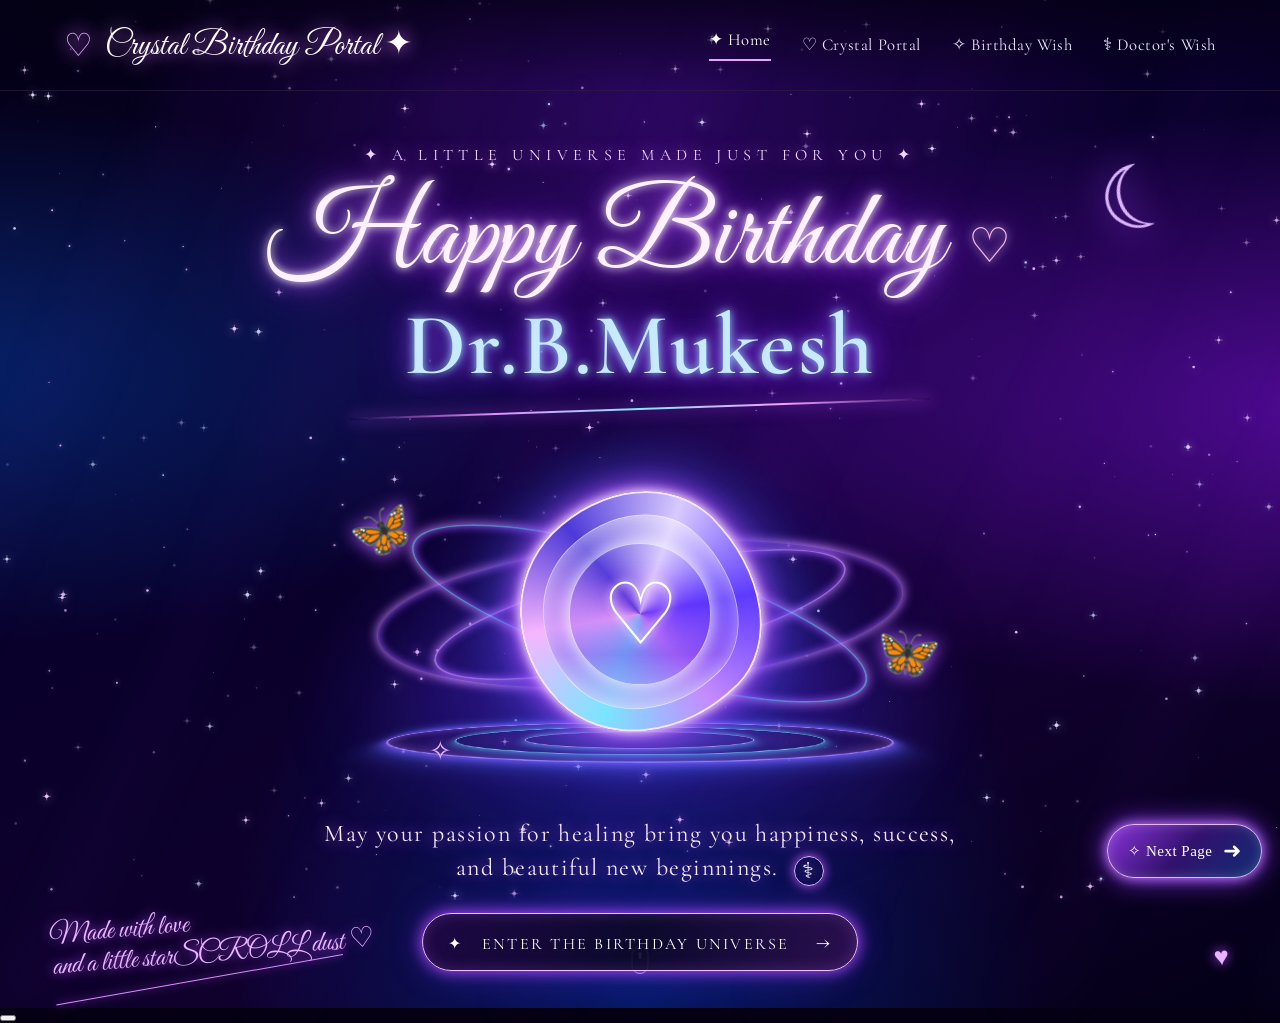
<file: homepage.html>
<!DOCTYPE html>
<html lang="en">
<head>
<meta charset="UTF-8">
<meta name="viewport" content="width=device-width, initial-scale=1.0">
<meta name="theme-color" content="#050016">
<title>Happy Birthday Dr.B.Mukesh | Crystal Portal</title>
<style>
@import url('https://fonts.googleapis.com/css2?family=Cormorant+Garamond:wght@400;500;600;700&family=Great+Vibes&display=swap');
:root{--violet:#c77dff;--pink:#ff9df4;--ice:#a9eaff;--white:#fff7ff;--night:#050014}
*{box-sizing:border-box}
html{scroll-behavior:smooth}
body{margin:0;background:var(--night);color:var(--white);font-family:'Cormorant Garamond',Georgia,serif;min-height:100vh;overflow-x:hidden}
button{font:inherit}
#stars{position:fixed;inset:0;width:100%;height:100%;z-index:-3}
.space{position:fixed;inset:-12%;z-index:-4;pointer-events:none;background:
 radial-gradient(ellipse at 4% 43%,#063a9d99 0,transparent 31%),
 radial-gradient(ellipse at 94% 46%,#7b10d999 0,transparent 35%),
 radial-gradient(ellipse at 50% 100%,#042b9b99 0,transparent 37%),
 radial-gradient(ellipse at 50% 20%,#2a075e 0,transparent 45%),
 linear-gradient(155deg,#030012,#09002b 45%,#10002d 72%,#020014);
 animation:spaceShift 18s ease-in-out infinite alternate}
.space:after{content:"";position:absolute;inset:0;background:repeating-linear-gradient(115deg,transparent 0 7%,#a83fff08 8%,transparent 12%);filter:blur(20px)}
@keyframes spaceShift{to{transform:translate(1.5%,-1%) scale(1.07);filter:hue-rotate(12deg)}}
header{position:relative;z-index:3;display:flex;align-items:center;justify-content:space-between;gap:24px;padding:23px clamp(20px,5vw,76px);border-bottom:1px solid #dbaaff20;background:linear-gradient(180deg,#050014b8,transparent)}
.brand{display:flex;align-items:center;gap:12px;white-space:nowrap;color:#fff;font-family:'Great Vibes',cursive;font-size:clamp(1.5rem,2.6vw,2.3rem);text-shadow:0 0 18px #d879ff}
.brand-heart{font-family:Arial,sans-serif;font-size:2rem;color:#e4a6ff;filter:drop-shadow(0 0 9px #c65cff)}
nav{display:flex;gap:clamp(12px,2.4vw,35px);align-items:center;justify-content:flex-end;flex-wrap:wrap}
nav a{color:#f4e6ff;text-decoration:none;font-size:clamp(.82rem,1.3vw,1.06rem);letter-spacing:.035em;white-space:nowrap;transition:color .25s,text-shadow .25s}
nav a:hover{color:#fff;text-shadow:0 0 12px #e18aff}
nav a:first-child{color:#fff;border-bottom:2px solid #e6a4ff;padding-bottom:9px}
.hero{position:relative;min-height:calc(100svh - 84px);padding:45px 20px 32px;display:flex;flex-direction:column;align-items:center;text-align:center;isolation:isolate}
.kicker{font-size:clamp(.72rem,1.4vw,1rem);letter-spacing:.34em;text-transform:uppercase;color:#f2d9ff;text-shadow:0 0 15px #c765ff;margin:9px 0 18px}
.hero-title{position:relative;z-index:2;margin:0;font-family:'Great Vibes',cursive;font-size:clamp(3.2rem,8.4vw,7.7rem);line-height:1.05;font-weight:400;letter-spacing:.01em;color:#fff1ff;text-shadow:0 0 8px #fff,0 0 22px #c865ff,0 0 48px #8d32ff;animation:titleGlow 4s ease-in-out infinite alternate}
.hero-title .heart{display:inline-block;font-family:Arial,sans-serif;font-size:.45em;color:#ffb8f6;vertical-align:middle;animation:heartBeat 1.7s ease-in-out infinite}
.name{margin:2px 0 0;font-size:clamp(2.5rem,6.8vw,6.1rem);line-height:1.1;font-weight:600;letter-spacing:.025em;color:#c8eaff;text-shadow:0 0 8px #91dfff,0 0 24px #a64aff,0 0 50px #632aff}
.title-line{width:min(68vw,580px);height:2px;margin:14px auto 0;background:linear-gradient(90deg,transparent,#e78dff,#8fe5ff,#f5a0ff,transparent);box-shadow:0 0 15px #c95dff;transform:rotate(-2deg)}
.stage{position:relative;width:min(84vw,660px);height:clamp(270px,39vw,405px);margin:2px auto 0;display:grid;place-items:center}
.stage-glow{position:absolute;width:75%;height:50%;bottom:5%;border-radius:50%;background:#7127ff55;filter:blur(55px);animation:glowPulse 3s ease-in-out infinite}
.orbit{position:absolute;width:64%;height:23%;border:2px solid #d69affb0;border-radius:50%;transform:rotate(-13deg);box-shadow:0 0 12px #c77dff, inset 0 0 10px #9b55ff;animation:orbitSpin 14s linear infinite}
.orbit.two{width:72%;height:29%;border-color:#7bdcff9c;transform:rotate(17deg);animation-duration:19s;animation-direction:reverse}
.orbit.three{width:80%;height:35%;border:1px solid #f3b5ff65;transform:rotate(-5deg);animation-duration:25s}
.platform{position:absolute;bottom:10%;width:76%;height:18%;border-radius:50%;border:2px solid #9d81ff;box-shadow:0 0 12px #885bff,0 0 28px #526aff,inset 0 0 16px #d18aff77;transform:perspective(200px) rotateX(57deg);background:radial-gradient(ellipse,#e1aaff25,transparent 70%)}
.platform:before,.platform:after{content:"";position:absolute;inset:13%;border:1px solid #85dfff;border-radius:50%;box-shadow:0 0 12px #60caff}
.platform:after{inset:27%;border-color:#f4a6ff}
.gem{position:relative;z-index:1;width:clamp(140px,23vw,240px);aspect-ratio:1;display:grid;place-items:center;border-radius:43% 57% 48% 52% / 52% 42% 58% 48%;transform:rotate(45deg);background:conic-gradient(from 35deg,#5d3aff,#c58aff,#7ae5ff,#f6b5ff,#4d38d8,#d8caff,#5d3aff);border:2px solid #f8e3ff;box-shadow:0 0 12px #fff,0 0 28px #d15bff,0 0 62px #873cff,0 0 100px #1b78ff88;animation:gemFloat 4s ease-in-out infinite}
.gem:before{content:"";position:absolute;inset:9%;border-radius:inherit;border:1px solid #fff9;background:linear-gradient(135deg,#ffffff60,transparent 37%,#5c19e466 65%,#e9faff99);box-shadow:inset 0 0 26px #fff8}
.gem:after{content:"";position:absolute;inset:20%;border-radius:50%;border:1px solid #fff9;box-shadow:0 0 20px #fff}
.gem-heart{position:relative;z-index:2;transform:rotate(-45deg);font-family:Arial,sans-serif;font-size:clamp(3.4rem,8vw,5.4rem);color:#fff;text-shadow:0 0 9px #fff,0 0 22px #ff8cff,0 0 45px #ff58e5;animation:heartBeat 1.5s ease-in-out infinite}
.butterfly{position:absolute;z-index:2;font-size:clamp(1.7rem,4vw,3.3rem);color:#e8baff;filter:drop-shadow(0 0 9px #b65cff);animation:butterflyDrift 5s ease-in-out infinite}
.b1{left:6%;top:22%;transform:rotate(-18deg)}.b2{right:5%;top:52%;animation-delay:-2s;transform:rotate(20deg)}.b3{left:18%;bottom:12%;font-size:1.7rem;animation-delay:-1s}
.moon{position:absolute;right:clamp(18px,8vw,110px);top:55px;font-size:clamp(3.3rem,7vw,5.5rem);color:#dcb4ff;filter:drop-shadow(0 0 18px #a64bff);transform:rotate(-18deg);animation:moonGlow 4s ease-in-out infinite}
.quote{position:relative;z-index:2;max-width:650px;margin:0 auto;color:#f7eaff;font-size:clamp(1.1rem,2.1vw,1.5rem);line-height:1.45;letter-spacing:.06em;text-shadow:0 0 15px #9f55df}
.quote .mini-doctor{display:inline-grid;place-items:center;margin-left:8px;width:30px;height:30px;border:1px solid #e5b5ff;border-radius:50%;font:22px Arial,sans-serif;color:#fff;vertical-align:middle;box-shadow:0 0 12px #c45cff}
.enter{position:relative;z-index:4;margin:27px 0 0;min-width:min(82vw,410px);padding:15px 25px;border:1px solid #f0c0ff;border-radius:999px;background:linear-gradient(110deg,#210744dd,#0c0928ed,#311052dd);color:#fff;font-size:1rem;letter-spacing:.14em;box-shadow:0 0 15px #b64cff,0 0 34px #713bff66,inset 0 0 15px #d985ff33;cursor:pointer;transition:transform .25s,box-shadow .25s}
.enter:hover{transform:translateY(-3px) scale(1.025);box-shadow:0 0 25px #e59aff,0 0 60px #713bff99}
.enter .arrow{margin-left:20px;font-size:1.35rem}
.signature{position:absolute;bottom:24px;left:clamp(20px,4vw,60px);font-family:'Great Vibes',cursive;font-size:clamp(1.25rem,2.2vw,1.8rem);line-height:1.1;color:#e9b5ff;text-align:left;text-shadow:0 0 12px #b94fff;transform:rotate(-5deg)}
.signature:after{content:"";display:block;width:90%;height:1px;background:#dc8cff;box-shadow:0 0 8px #c75aff;transform:rotate(-5deg);margin-top:8px}
.scroll-hint{position:absolute;bottom:22px;left:50%;transform:translateX(-50%);font-size:.78rem;letter-spacing:.22em;color:#d9c4ff;white-space:nowrap}
.scroll-hint .stem{display:block;margin:0 auto 7px;width:17px;height:28px;border:1px solid #e3caff;border-radius:12px;position:relative}
.scroll-hint .stem:after{content:"";position:absolute;left:6px;top:5px;width:3px;height:7px;border-radius:4px;background:#fff;animation:scrollDot 1.4s infinite}
.byline{position:absolute;right:clamp(20px,4vw,60px);bottom:28px;font-family:'Great Vibes',cursive;font-size:1.6rem;color:#e8b2ff;text-shadow:0 0 12px #b44cff;transform:rotate(-5deg)}
/* Wish reveal overlay */
.reveal{position:fixed;inset:0;z-index:20;display:grid;place-items:center;padding:22px;background:#03000df2;backdrop-filter:blur(14px);opacity:0;visibility:hidden;transition:opacity .8s,visibility .8s}
.reveal.active{opacity:1;visibility:visible}
.reveal-card{position:relative;overflow:hidden;width:min(100%,760px);padding:clamp(28px,6vw,60px) clamp(20px,5vw,55px);text-align:center;border:1px solid #d9a5ff;border-radius:28px;background:linear-gradient(145deg,#170633ed,#090520f5 55%,#1d0738ed);box-shadow:0 0 35px #b34cff55,inset 0 0 45px #783bff1c;transform:scale(.82) translateY(20px);transition:transform .8s cubic-bezier(.2,.8,.2,1)}
.reveal.active .reveal-card{transform:scale(1)
    translateY(0)}
.reveal-card:before{content:"";position:absolute;inset:8px;border:1px solid #dcb5ff40;border-radius:21px;pointer-events:none}
.close{position:absolute;top:17px;right:20px;width:36px;height:36px;border:1px solid #cfa5ff88;border-radius:50%;background:#2a104c;color:#fff;font-size:1.25rem;cursor:pointer}
.reveal-kicker{letter-spacing:.3em;color:#e5c5ff;font-size:.8rem;text-transform:uppercase}
.reveal h2{font-family:'Great Vibes',cursive;font-size:clamp(3rem,8vw,5.7rem);font-weight:400;line-height:1;margin:22px 0 4px;color:#fff;text-shadow:0 0 18px #c66bff}
.reveal h3{font-size:clamp(2rem,6vw,4rem);margin:0;color:#c4eaff;text-shadow:0 0 18px #766cff,0 0 32px #9b45ff}
.reveal .symbol{display:inline-grid;place-items:center;width:42px;height:42px;border:1px solid #e5b5ff;border-radius:50%;font:27px Arial,sans-serif;margin:18px 0;color:#fff;box-shadow:0 0 17px #c45cff}
.reveal p{max-width:560px;margin:0 auto;color:#f5eaff;font-size:clamp(1.15rem,2.6vw,1.55rem);line-height:1.55}
.reveal .sign{margin-top:25px;font-family:'Great Vibes',cursive;font-size:1.8rem;color:#e8b2ff}
.reveal .again{margin-top:24px;padding:11px 22px;border-radius:999px;border:1px solid #d9a8ff;background:#16052d;color:#fff;cursor:pointer;box-shadow:0 0 16px #b34cff66}
.spark{position:fixed;z-index:30;pointer-events:none;color:#fff;filter:drop-shadow(0 0 8px #d66cff);animation:sparkFly var(--time,1.8s) ease-out forwards}
.particle{position:fixed;z-index:30;width:4px;height:4px;border-radius:50%;pointer-events:none;background:#fff;box-shadow:0 0 8px 3px #dca1ff,0 0 18px 5px #8c65ff;animation:particleFly var(--time,1.7s) ease-out forwards}
@keyframes titleGlow{to{filter:hue-rotate(12deg);text-shadow:0 0 12px #fff,0 0 30px #d66bff,0 0 65px #8d32ff}}
@keyframes heartBeat{0%,100%{transform:scale(1)}50%{transform:scale(1.12)}}
@keyframes gemFloat{0%,100%{translate:0 0;rotate:0deg}50%{translate:0 -10px;rotate:4deg}}
@keyframes orbitSpin{to{rotate:360deg}}
@keyframes glowPulse{0%,100%{opacity:.5;scale:.9}50%{opacity:1;scale:1.1}}
@keyframes butterflyDrift{0%,100%{translate:0 0;rotate:-8deg}50%{translate:10px -18px;rotate:9deg}}
@keyframes moonGlow{0%,100%{filter:drop-shadow(0 0 12px #a64bff)}50%{filter:drop-shadow(0 0 28px #df94ff)}}
@keyframes scrollDot{0%{transform:translateY(0);opacity:1}100%{transform:translateY(10px);opacity:0}}
@keyframes sparkFly{0%{opacity:0;transform:translate(0,0) scale(.3) rotate(0)}15%{opacity:1}100%{opacity:0;transform:translate(var(--dx),var(--dy)) scale(1.25) rotate(240deg)}}
@keyframes particleFly{0%{opacity:0;transform:translate(0,0) scale(.2)}15%{opacity:1}100%{opacity:0;transform:translate(var(--dx),var(--dy)) scale(0)}}
@media(max-width:780px){
 header{align-items:flex-start;flex-direction:column;gap:14px;padding:18px 20px}
 nav{justify-content:flex-start;gap:10px 18px}
 nav a{font-size:.88rem}
 .hero{min-height:calc(100svh - 130px);padding-top:35px;padding-bottom:90px}
 .moon{top:35px;right:16px;opacity:.75}
 .stage{width:100%;height:clamp(250px,75vw,360px)}
 .signature{bottom:15px;left:18px}.byline{bottom:18px;right:18px}.scroll-hint{bottom:15px}
}
@media(max-width:430px){
 .brand{font-size:1.7rem}
 nav{gap:10px 13px}
 nav a{font-size:.78rem}
 .kicker{letter-spacing:.22em}
 .hero-title{font-size:clamp(3rem,14vw,4.4rem)}
 .name{font-size:clamp(2.4rem,11vw,3.4rem)}
 .stage{height:265px}
 .quote{font-size:1.08rem;letter-spacing:.025em}
 .enter{font-size:.83rem;letter-spacing:.09em;padding:14px 15px}
 .scroll-hint{display:none}
}
@media(prefers-reduced-motion:reduce){*,*::before,*::after{animation-duration:.01ms!important;animation-iteration-count:1!important;scroll-behavior:auto!important;transition-duration:.01ms!important}}
</style>
</head>
<body>
<div class="space" aria-hidden="true"></div>
<canvas id="stars" aria-hidden="true"></canvas>

<header>
  <div class="brand"><span class="brand-heart">♡</span> Crystal Birthday Portal ✦</div>
  <nav aria-label="Birthday navigation">
    <a href="#home">✦ Home</a>
    <a href="#portal-area">♡ Crystal Portal</a>
    <a href="#birthday-quote">✧ Birthday Wish</a>
    <a href="#birthday-quote">⚕ Doctor's Wish</a>
  </nav>
</header>

<main class="hero" id="home">
  <div class="moon" aria-hidden="true">☾</div>
  <div class="kicker">✦ A little universe made just for you ✦</div>
  <h1 class="hero-title">Happy Birthday <span class="heart">♡</span></h1>
  <div class="name">Dr.B.Mukesh</div>
  <div class="title-line"></div>

  <div class="stage" id="portal-area" aria-label="Glowing crystal birthday portal">
    <div class="stage-glow"></div>
    <div class="orbit"></div><div class="orbit two"></div><div class="orbit three"></div>
    <div class="platform"></div>
    <div class="gem"><span class="gem-heart">♡</span></div>
    <span class="butterfly b1" aria-hidden="true">🦋</span>
    <span class="butterfly b2" aria-hidden="true">🦋</span>
    <span class="butterfly b3" aria-hidden="true">✧</span>
  </div>

  <p class="quote" id="birthday-quote">May your passion for healing bring you happiness, success, and beautiful new beginnings. <span class="mini-doctor" title="Medical symbol">⚕</span></p>
  <button class="enter" id="openPortal" type="button">✦ &nbsp; ENTER THE BIRTHDAY UNIVERSE <span class="arrow">→</span></button>

  <div class="signature">Made with love<br>and a little starSCROLL dust ♡</div>
  <div class="scroll-hint"><span class="stem"></span></div>
  <div class="byline">♥</div>
</main>

<section class="reveal" id="reveal" role="dialog" aria-modal="true" aria-labelledby="wishTitle">
  <div class="reveal-card">
    <button class="close" id="closeReveal" type="button" aria-label="Close birthday wishes">×</button>
    <div class="reveal-kicker">✦ Your special day ✦</div>
    <h2 id="wishTitle">Happy Birthday</h2>
    <h3>Dr.B.Mukesh</h3>
    <div class="symbol" aria-label="Medical symbol">⚕</div>
    <p>May every day bring you closer to your dreams, may your dedication keep inspiring others, and may your life be filled with peace, laughter, good health, and endless reasons to smile. Keep shining, Doctor! ✨</p>
    <div class="sign">With warm wishes, By Abinaya (Dosa) ♡</div>
    <button class="again" id="celebrateAgain" type="button">✧ Make the stars sparkle again ✧</button>
  </div>
</section>

<script>
(() => {
  const canvas = document.getElementById('stars');
  const ctx = canvas.getContext('2d');
  let W=0,H=0,D=1,stars=[],raf;
  function resize(){
    D=Math.min(window.devicePixelRatio||1,2); W=innerWidth; H=innerHeight;
    canvas.width=W*D;canvas.height=H*D;canvas.style.width=W+'px';canvas.style.height=H+'px';
    ctx.setTransform(D,0,0,D,0,0);
    stars=Array.from({length:Math.min(330,Math.floor(W*H/3000))},()=>({
      x:Math.random()*W,y:Math.random()*H,r:.35+Math.random()*1.65,
      phase:Math.random()*6.28,speed:.4+Math.random()*1.8,
      tint:Math.random()>.7?'190,220,255':'232,190,255'
    }));
  }
  function paint(t){
    ctx.clearRect(0,0,W,H);
    for(const s of stars){
      const a=.22+.72*(.5+.5*Math.sin(t*.001*s.speed+s.phase));
      ctx.beginPath();ctx.fillStyle=`rgba(${s.tint},${a})`;ctx.shadowBlur=s.r>1.3?12:4;ctx.shadowColor=`rgba(${s.tint},.9)`;
      ctx.arc(s.x,s.y,s.r,0,Math.PI*2);ctx.fill();
      if(s.r>1.5){
        ctx.strokeStyle=`rgba(255,225,255,${a*.7})`;ctx.lineWidth=.65;
        ctx.beginPath();ctx.moveTo(s.x-4,s.y);ctx.lineTo(s.x+4,s.y);ctx.moveTo(s.x,s.y-4);ctx.lineTo(s.x,s.y+4);ctx.stroke();
      }
    }
    ctx.shadowBlur=0;raf=requestAnimationFrame(paint);
  }
  resize();requestAnimationFrame(paint);addEventListener('resize',resize);

  function burst(x,y,count=100){
    const glyphs=['✦','✧','⋆','♡','✺','✨','💜','✷'];
    for(let i=0;i<count;i++){
      const a=Math.random()*Math.PI*2,dist=60+Math.random()*Math.max(W,H)*.48;
      const dx=Math.cos(a)*dist,dy=Math.sin(a)*dist,time=1.1+Math.random()*1.7;
      if(Math.random()<.48){
        const e=document.createElement('span');e.className='spark';e.textContent=glyphs[Math.floor(Math.random()*glyphs.length)];
        e.style.left=x+'px';e.style.top=y+'px';e.style.fontSize=(10+Math.random()*22)+'px';
        e.style.setProperty('--dx',dx+'px');e.style.setProperty('--dy',dy+'px');e.style.setProperty('--time',time+'s');
        document.body.appendChild(e);setTimeout(()=>e.remove(),3200);
      }else{
        const e=document.createElement('i');e.className='particle';e.style.left=x+'px';e.style.top=y+'px';
        e.style.setProperty('--dx',dx+'px');e.style.setProperty('--dy',dy+'px');e.style.setProperty('--time',time+'s');
        document.body.appendChild(e);setTimeout(()=>e.remove(),3200);
      }
    }
  }
  const reveal=document.getElementById('reveal');
  function open(){
    const r=document.querySelector('.gem').getBoundingClientRect();
    burst(r.left+r.width/2,r.top+r.height/2,180);
    setTimeout(()=>{reveal.classList.add('active');burst(W/2,H/2,140);setTimeout(()=>burst(W*.18,H*.7,55),280);setTimeout(()=>burst(W*.82,H*.3,55),480)},380);
  }
  function close(){reveal.classList.remove('active')}
  document.getElementById('openPortal').addEventListener('click',open);
  document.getElementById('closeReveal').addEventListener('click',close);
  document.getElementById('celebrateAgain').addEventListener('click',()=>{
    for(let i=0;i<5;i++)setTimeout(()=>burst(Math.random()*W,Math.random()*H,65),i*170);
  });
  reveal.addEventListener('click',e=>{if(e.target===reveal)close()});
  document.addEventListener('keydown',e=>{if(e.key==='Escape')close()});
  document.addEventListener('pointerdown',e=>{
    if(e.target.closest('button'))return;
    burst(e.clientX,e.clientY,22);
  });
 // Continuous glitter, stars, hearts and sparkles shower
  setInterval(() => {
    const symbols = ['✦', '✧', '⋆', '♡', '✨', '💜', '✷', '⭐'];
    const e = document.createElement('span');
    e.className = 'spark';
    e.textContent = symbols[Math.floor(Math.random() * symbols.length)];

    e.style.left = Math.random() * window.innerWidth + 'px';
    e.style.top = '-25px';
    e.style.fontSize = (12 + Math.random() * 20) + 'px';
    e.style.setProperty('--dx', (Math.random() * 120 - 60) + 'px');
    e.style.setProperty('--dy', (window.innerHeight + 60) + 'px');
    e.style.setProperty('--time', (3 + Math.random() * 3) + 's');

    document.body.appendChild(e);
    setTimeout(() => e.remove(), 6500);
  }, 100);
})();
</script>
<button type="button" onclick="window.location.href='index.html'">
<style>
.next-portal-btn {
  position: fixed;
  right: 18px;
  bottom: 22px;
  z-index: 9999;
  display: flex;
  align-items: center;
  gap: 10px;
  padding: 13px 20px;
  border: 1px solid rgba(239, 190, 255, 0.95);
  border-radius: 50px;
  background: linear-gradient(135deg, #8b35db, #32116d, #102d75);
  color: #fff;
  font-family: Georgia, serif;
  font-size: 15px;
  letter-spacing: 0.5px;
  text-decoration: none;
  box-shadow: 0 0 12px #c77dff,
              0 0 28px #923bff,
              inset 0 0 12px #ffffff30;
  animation: portalGlow 2s ease-in-out infinite alternate;
  cursor: pointer;
  -webkit-tap-highlight-color: transparent;
}

.next-portal-btn .arrow {
  font-size: 22px;
  transition: transform 0.3s ease;
}

.next-portal-btn:hover .arrow {
  transform: translateX(5px);
}

@keyframes portalGlow {
  from {
    box-shadow: 0 0 10px #c77dff,
                0 0 20px #923bff;
  }
  to {
    box-shadow: 0 0 18px #f2b5ff,
                0 0 38px #8c5bff,
                0 0 55px #613dff;
  }
}

@media (max-width: 480px) {
  .next-portal-btn {
    right: 12px;
    bottom: 16px;
    padding: 12px 16px;
    font-size: 13px;
  }
}

</style>

<a class="next-portal-btn" href="index.html">
  <span>✧ Next Page</span>
  <span class="arrow">➜</span>
</a>
</button>

</body>
</html>
</file>
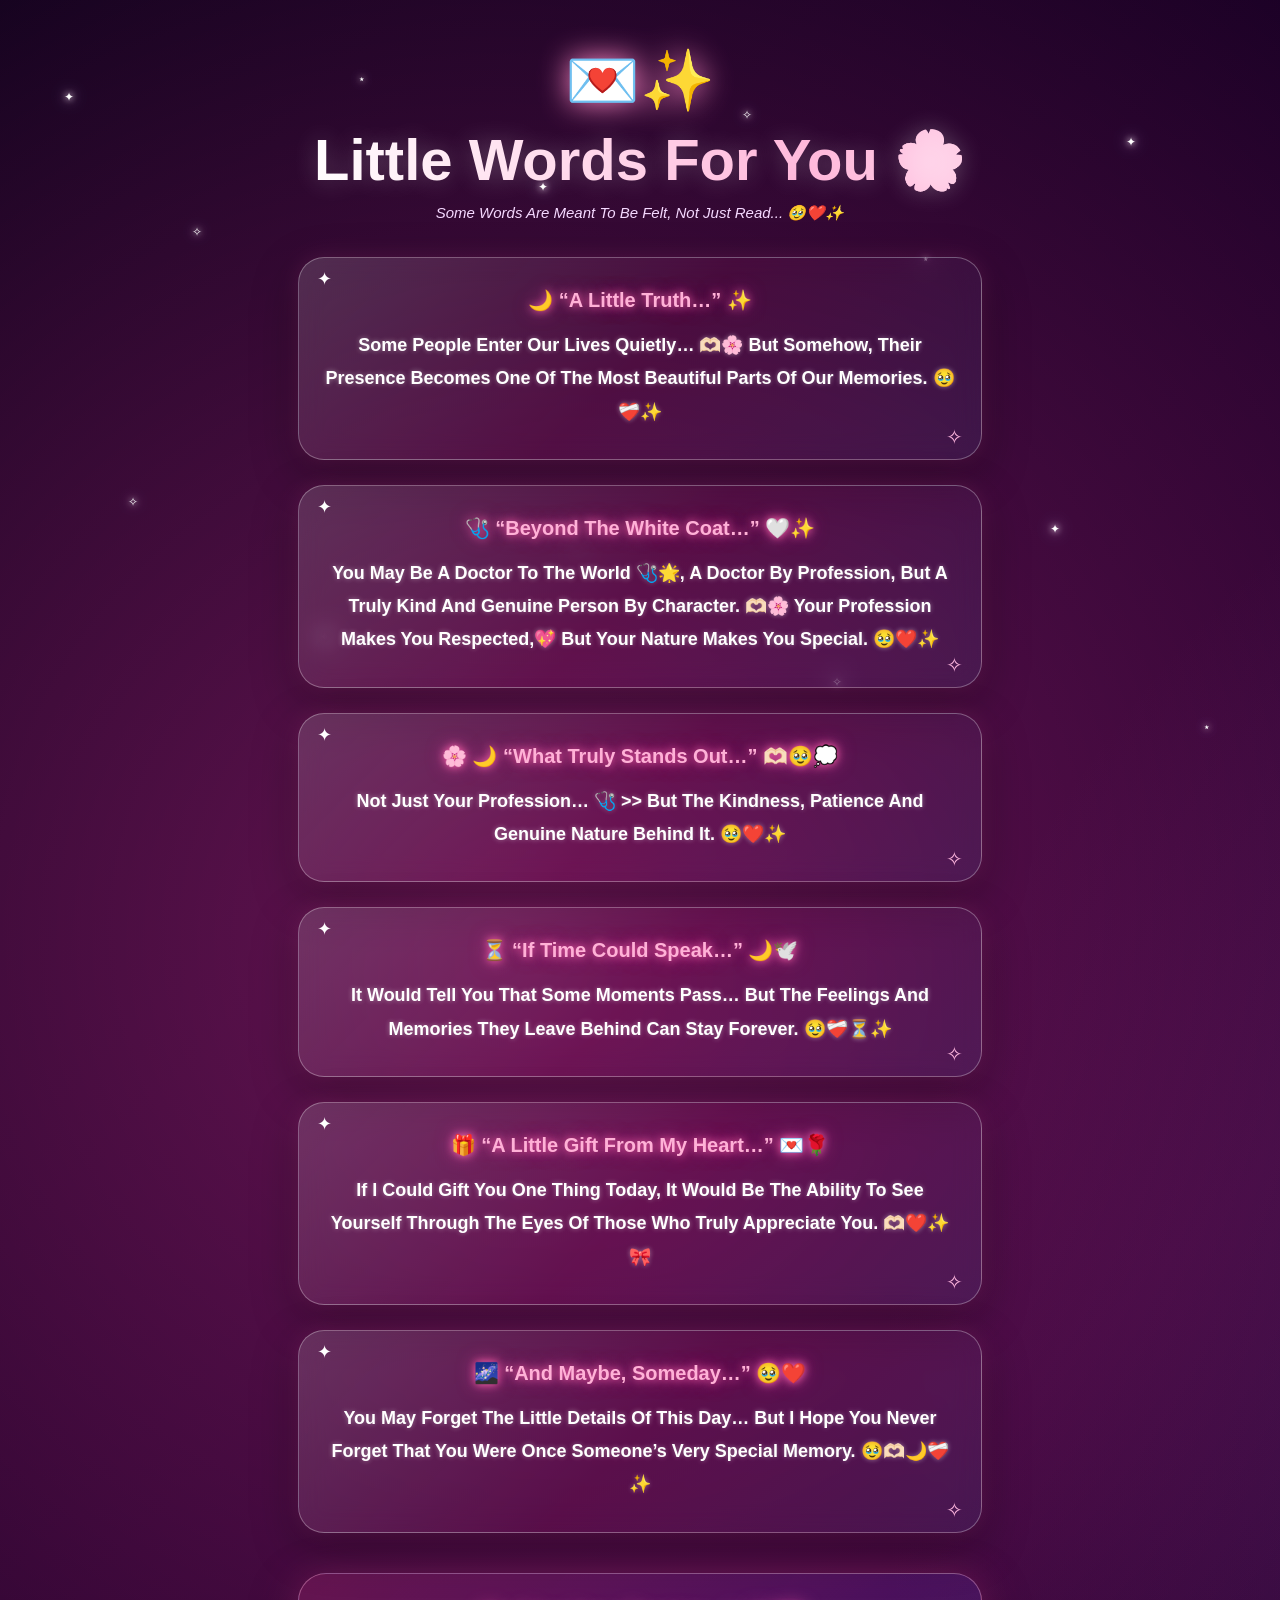
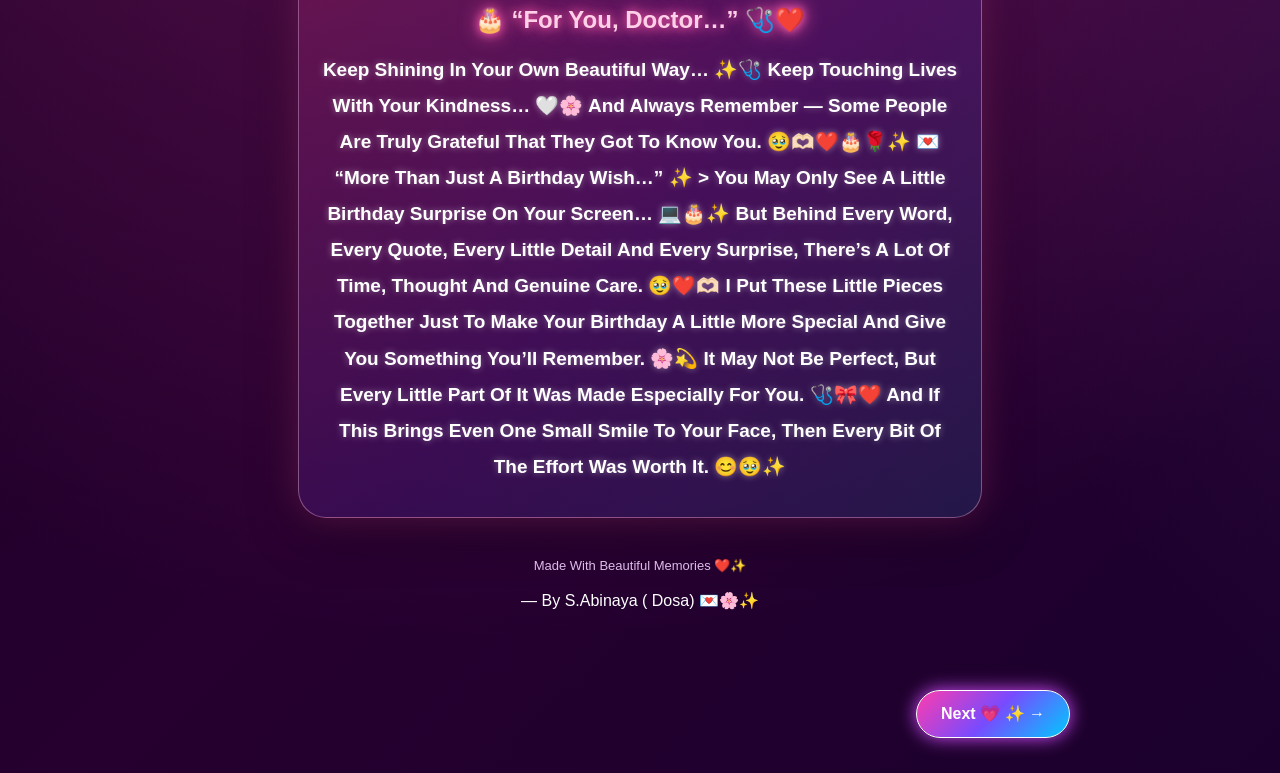
<file: quotes.html>
<!DOCTYPE html>
<html lang="en">
<head>
  <meta charset="UTF-8">
  <meta name="viewport" content="width=device-width, initial-scale=1.0">

  <title>Little Words For You 💌</title>

  <style>
    * {
      margin: 0;
      padding: 0;
      box-sizing: border-box;
    }

    body {
      min-height: 100vh;
      overflow-x: hidden;
      font-family: Arial, sans-serif;
      color: white;
      text-align: center;

      background:
        radial-gradient(circle at 20% 20%, #ff3cac55, transparent 30%),
        radial-gradient(circle at 80% 30%, #784ba055, transparent 30%),
        radial-gradient(circle at 50% 90%, #2b86c555, transparent 35%),
        linear-gradient(135deg, #090018, #26002f, #10002b, #001b35);

      background-size: 200% 200%;
      animation: backgroundMove 10s ease infinite;
    }

    @keyframes backgroundMove {
      0% {
        background-position: 0% 50%;
      }

      50% {
        background-position: 100% 50%;
      }

      100% {
        background-position: 0% 50%;
      }
    }

    /* ✨ BLINKING STARS */

    .stars {
      position: fixed;
      inset: 0;
      pointer-events: none;
      z-index: 0;
    }

    .star {
      position: absolute;
      color: white;
      font-size: 12px;
      animation: twinkle 2s infinite ease-in-out;
      text-shadow:
        0 0 6px white,
        0 0 12px #ff8fd1,
        0 0 20px #8fdcff;
    }

    @keyframes twinkle {
      0%, 100% {
        opacity: 0.2;
        transform: scale(0.7);
      }

      50% {
        opacity: 1;
        transform: scale(1.5);
      }
    }

    /* 💕 FLOATING MINI HEARTS */

    .heart {
      position: fixed;
      bottom: -30px;
      font-size: 15px;
      pointer-events: none;
      z-index: 1;
      animation: floatHeart 7s linear infinite;
      opacity: 0;
      filter: drop-shadow(0 0 8px #ff7eb9);
    }

    @keyframes floatHeart {
      0% {
        transform: translateY(0) scale(0.5);
        opacity: 0;
      }

      20% {
        opacity: 1;
      }

      80% {
        opacity: 0.8;
      }

      100% {
        transform: translateY(-110vh) scale(1.3);
        opacity: 0;
      }
    }

    /* MAIN CONTENT */

    .container {
      position: relative;
      z-index: 5;
      max-width: 720px;
      margin: auto;
      padding: 45px 18px;
    }

    .emoji {
      font-size: 60px;
      animation: pulse 2s infinite;
      filter: drop-shadow(0 0 15px #ff8ac5);
    }

    @keyframes pulse {
      0%, 100% {
        transform: scale(1);
      }

      50% {
        transform: scale(1.15);
      }
    }

    h1 {
      margin-top: 10px;
      font-size: clamp(35px, 9vw, 58px);

      background: linear-gradient(
        90deg,
        #ffffff,
        #ffb3d9,
        #fff,
        #aeeaff,
        #ffffff
      );

      background-size: 300% auto;

      -webkit-background-clip: text;
      -webkit-text-fill-color: transparent;

      animation: shineText 4s linear infinite;

      text-shadow: 0 0 25px rgba(255,255,255,0.25);
    }

    @keyframes shineText {
      to {
        background-position: 300% center;
      }
    }

    .subtitle {
      margin-top: 10px;
      margin-bottom: 35px;
      color: #f5d9ff;
      font-size: 15px;
      font-style: italic;
    }

    /* 💌 QUOTE CARDS */

    .quote-card {
      position: relative;
      margin: 25px 0;
      padding: 30px 22px;

      border-radius: 26px;

      background:
        linear-gradient(
          135deg,
          rgba(255,255,255,0.15),
          rgba(255,50,150,0.08),
          rgba(80,180,255,0.08)
        );

      border: 1px solid rgba(255,255,255,0.3);

      backdrop-filter: blur(12px);

      box-shadow:
        0 0 20px rgba(255,80,180,0.15),
        0 15px 45px rgba(0,0,0,0.35);

      transition: 0.4s;
    }

    .quote-card::before {
      content: "✦";
      position: absolute;
      top: 10px;
      left: 18px;
      color: #fff;
      font-size: 18px;
      animation: sparkle 1.5s infinite;
    }

    .quote-card::after {
      content: "✧";
      position: absolute;
      bottom: 10px;
      right: 18px;
      color: #ffb7df;
      font-size: 20px;
      animation: sparkle 2s infinite;
    }

    .quote-card:hover {
      transform: translateY(-8px) scale(1.02);

      box-shadow:
        0 0 30px rgba(255,80,180,0.4),
        0 20px 55px rgba(0,0,0,0.45);
    }

    .quote-card h2 {
      color: #ffb1d7;
      font-size: 20px;
      margin-bottom: 17px;

      text-shadow:
        0 0 8px #ff65ae,
        0 0 18px rgba(255,80,180,0.5);
    }

    .quote-card p {
      color: #ffffff;
      font-size: 18px;
      line-height: 1.85;

      font-weight: 800;

      text-shadow:
        0 0 5px rgba(255,255,255,0.4);
    }

    @keyframes sparkle {
      0%, 100% {
        opacity: 0.2;
        transform: scale(0.7) rotate(0deg);
      }

      50% {
        opacity: 1;
        transform: scale(1.4) rotate(180deg);
      }
    }

    /* 🌌 FINAL QUOTE */

    .final {
      margin-top: 40px;
      padding: 32px 22px;

      border-radius: 28px;

      background:
        linear-gradient(
          135deg,
          rgba(255,70,160,0.18),
          rgba(120,70,255,0.15),
          rgba(50,190,255,0.12)
        );

      border: 1px solid rgba(255,180,220,0.4);

      box-shadow:
        0 0 35px rgba(255,70,170,0.25),
        0 15px 50px rgba(0,0,0,0.4);
    }

    .final h2 {
      color: #ffd0e7;
      margin-bottom: 18px;

      text-shadow:
        0 0 10px #ff5cac,
        0 0 20px #ff5cac;
    }

    .final p {
      font-size: 19px;
      line-height: 1.9;
      font-weight: 800;

      text-shadow:
        0 0 7px rgba(255,255,255,0.4);
    }

    .footer {
      margin-top: 40px;
      color: #dcbce8;
      font-size: 13px;
    }
  </style>
</head>

<body>

  <!-- ✨ BLINKING STARS -->

  <div class="stars">

    <span class="star" style="left:5%; top:10%; animation-delay:0s;">✦</span>
    <span class="star" style="left:15%; top:25%; animation-delay:1s;">✧</span>
    <span class="star" style="left:28%; top:8%; animation-delay:.5s;">⋆</span>
    <span class="star" style="left:42%; top:20%; animation-delay:1.5s;">✦</span>
    <span class="star" style="left:58%; top:12%; animation-delay:.8s;">✧</span>
    <span class="star" style="left:72%; top:28%; animation-delay:1.2s;">⋆</span>
    <span class="star" style="left:88%; top:15%; animation-delay:.3s;">✦</span>

    <span class="star" style="left:10%; top:55%; animation-delay:1.4s;">✧</span>
    <span class="star" style="left:25%; top:70%; animation-delay:.7s;">✦</span>
    <span class="star" style="left:45%; top:60%; animation-delay:1.7s;">⋆</span>
    <span class="star" style="left:65%; top:75%; animation-delay:.4s;">✧</span>
    <span class="star" style="left:82%; top:58%; animation-delay:1.1s;">✦</span>
    <span class="star" style="left:94%; top:80%; animation-delay:.6s;">⋆</span>

  </div>


  <!-- 💕 MINI HEARTS -->

  <span class="heart" style="left:8%; animation-delay:0s;">💗</span>
  <span class="heart" style="left:20%; animation-delay:2s;">💕</span>
  <span class="heart" style="left:35%; animation-delay:4s;">💖</span>
  <span class="heart" style="left:52%; animation-delay:1s;">💗</span>
  <span class="heart" style="left:68%; animation-delay:3s;">💞</span>
  <span class="heart" style="left:82%; animation-delay:5s;">💓</span>
  <span class="heart" style="left:93%; animation-delay:2.5s;">💖</span>


  <div class="container">

    <div class="emoji">💌✨</div>

    <h1>Little Words For You 🌸</h1>

    <p class="subtitle">
      Some Words Are Meant To Be Felt, Not Just Read... 🥹❤️✨
    </p>


    <div class="quote-card">

      <h2>🌙 “A Little Truth…” ✨</h2>

      <p>
        Some People Enter Our Lives Quietly… 🫶🏻🌸
        But Somehow, Their Presence Becomes One Of The Most Beautiful
        Parts Of Our Memories. 🥹❤️‍🩹✨
      </p>

    </div>


    <div class="quote-card">

      <h2>🩺 “Beyond The White Coat…” 🤍✨</h2>

      <p>
        You May Be A Doctor To The World 🩺🌟,
        A Doctor By Profession, But A Truly Kind And Genuine Person By Character. 🫶🏻🌸
        Your Profession Makes You Respected,💖 But Your Nature Makes You Special. 🥹❤️✨
        
      </p>

    </div>


    <div class="quote-card">

      <h2>🌸 🌙 “What Truly Stands Out…” 🫶🏻🥹💭</h2>

      <p>
        Not Just Your Profession… 🩺
>>      But The Kindness, Patience And Genuine Nature Behind It. 🥹❤️✨
      </p>

    </div>


    <div class="quote-card">

      <h2>⏳ “If Time Could Speak…” 🌙🕊️</h2>

      <p>
        It Would Tell You That Some Moments Pass…
        But The Feelings And Memories They Leave Behind Can Stay Forever.
        🥹❤️‍🩹⏳✨
      </p>

    </div>


    <div class="quote-card">

      <h2>🎁 “A Little Gift From My Heart…” 💌🌹</h2>

      <p>
        If I Could Gift You One Thing Today, It Would Be The Ability
        To See Yourself Through The Eyes Of Those Who Truly Appreciate You.
        🫶🏻❤️✨🎀
      </p>

    </div>


    <div class="quote-card">

      <h2>🌌 “And Maybe, Someday…” 🥹❤️</h2>

      <p>
        You May Forget The Little Details Of This Day…
        But I Hope You Never Forget That You Were Once Someone’s
        Very Special Memory. 🥹🫶🏻🌙❤️‍🩹✨
      </p>

    </div>


    <div class="final">

      <h2>🎂 “For You, Doctor…” 🩺❤️</h2>

      <p>
        Keep Shining In Your Own Beautiful Way… ✨🩺
        Keep Touching Lives With Your Kindness… 🤍🌸
        And Always Remember —
        Some People Are Truly Grateful That They Got To Know You.
        🥹🫶🏻❤️🎂🌹✨

        💌 “More Than Just A Birthday Wish…” ✨

> You May Only See A Little Birthday Surprise On Your Screen… 💻🎂✨
But Behind Every Word, Every Quote, Every Little Detail And Every Surprise, 
There’s A Lot Of Time, Thought And Genuine Care. 🥹❤️🫶🏻
I Put These Little Pieces Together Just To Make Your Birthday
A Little More Special And Give You Something You’ll Remember. 🌸💫
It May Not Be Perfect, But Every Little Part Of It Was Made Especially For You. 🩺🎀❤️
And If This Brings Even One Small Smile To Your Face, Then Every Bit Of The Effort Was Worth It. 😊🥹✨

      </p>

    </div>


    <div class="footer">
      Made With Beautiful Memories ❤️✨
    </div><br>
  <span>— By S.Abinaya ( Dosa) 💌🌸✨</span>

  </div>
  <!-- NEXT PAGE BUTTON -->
<div class="quotes-next-wrap">
    <button
        type="button"
        class="quotes-next-btn"
        onclick="window.location.href='Photos/heartbeat_archive.html'">
        Next 💗 ✨ →
    </button>
</div>

<style>
.quotes-next-wrap {
    width: 100%;
    max-width: 900px;
    margin: 20px auto 0;
    padding: 15px 20px 35px;
    display: flex;
    justify-content: flex-end;
    box-sizing: border-box;
    position: relative;
    z-index: 10;
}

.quotes-next-btn {
    display: inline-flex;
    align-items: center;
    justify-content: center;
    gap: 8px;
    min-width: 130px;
    min-height: 48px;
    padding: 12px 24px;
    border: 1px solid white;
    border-radius: 50px;
    background: linear-gradient(135deg, #ff3cac, #784bff, #00c9ff);
    color: white;
    font-size: 16px;
    font-weight: bold;
    cursor: pointer;
    box-shadow: 0 0 18px #d34dff;
}

.quotes-next-btn:hover {
    transform: translateY(-2px);
    box-shadow: 0 0 25px #ff62d2;
}

@media (max-width: 600px) {
    .quotes-next-wrap {
        padding: 15px 16px 25px;
    }
}
</style>
</body>
</html>
</file>
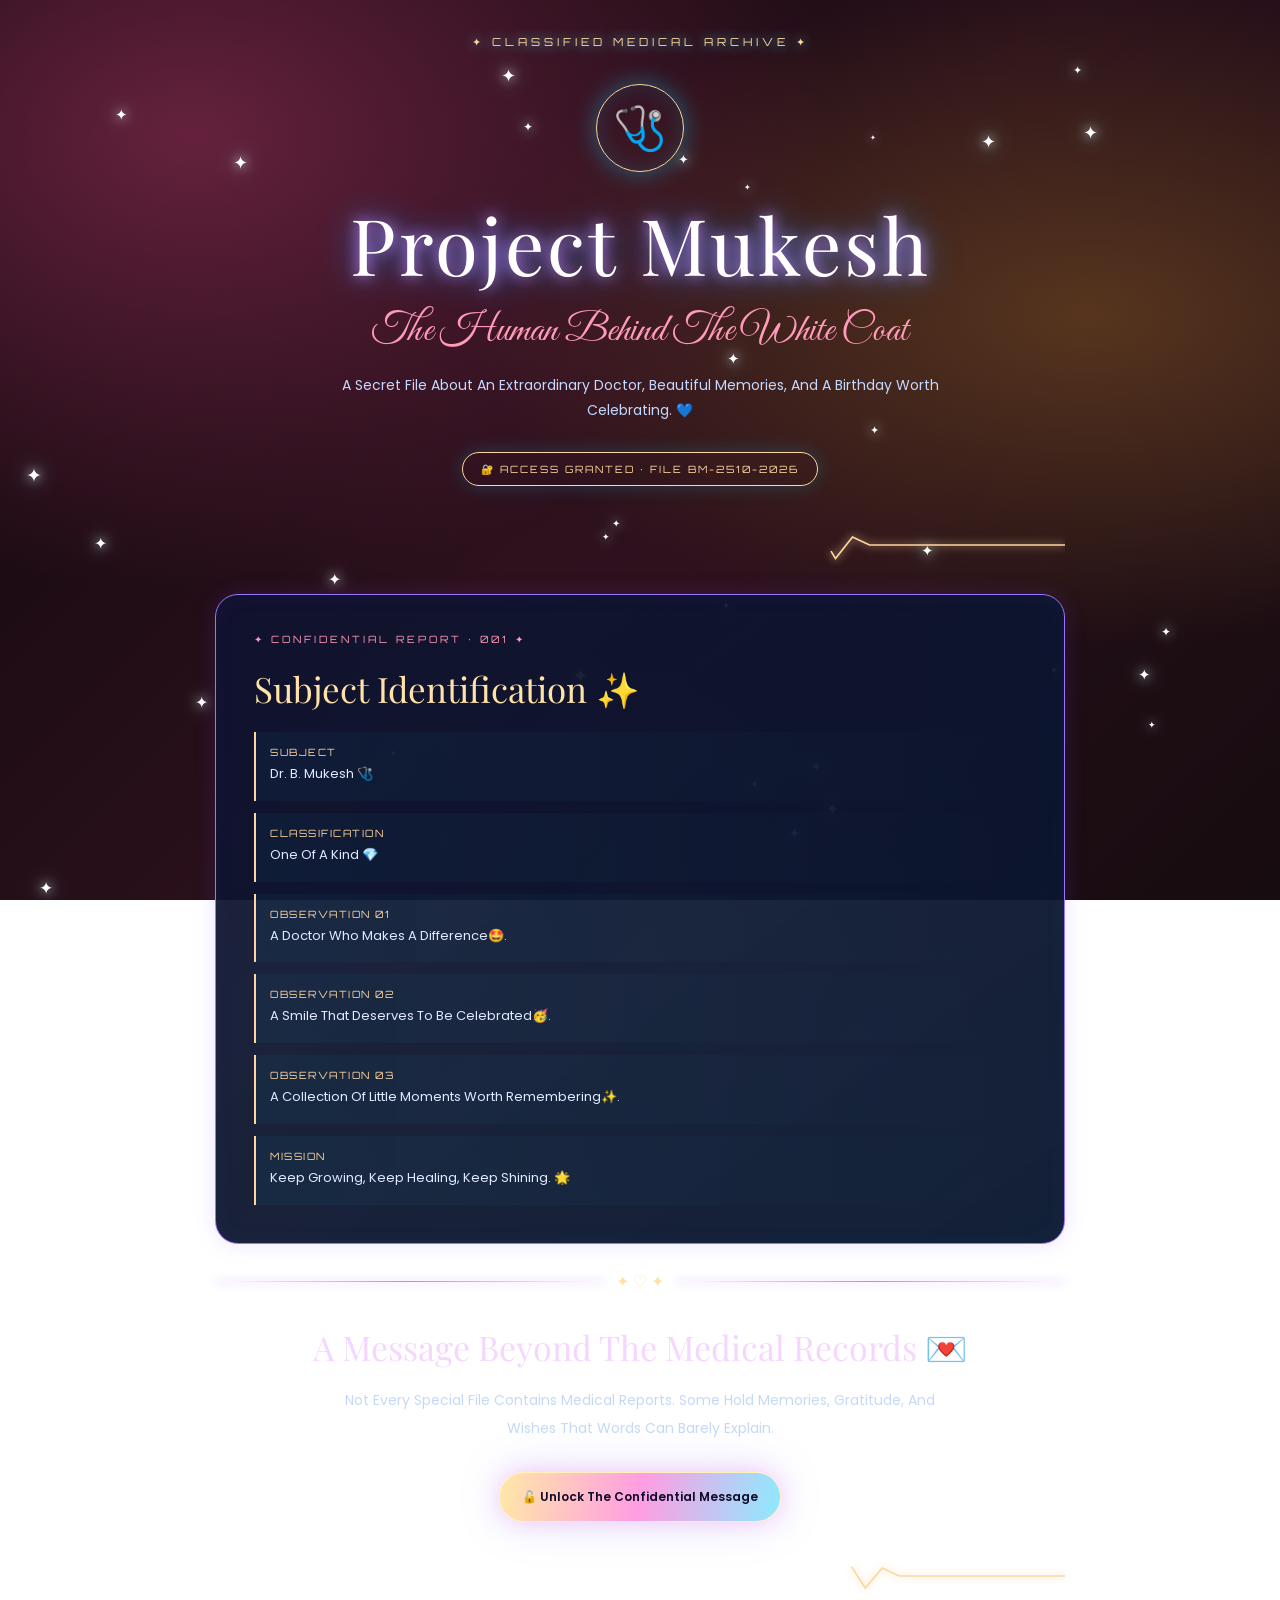
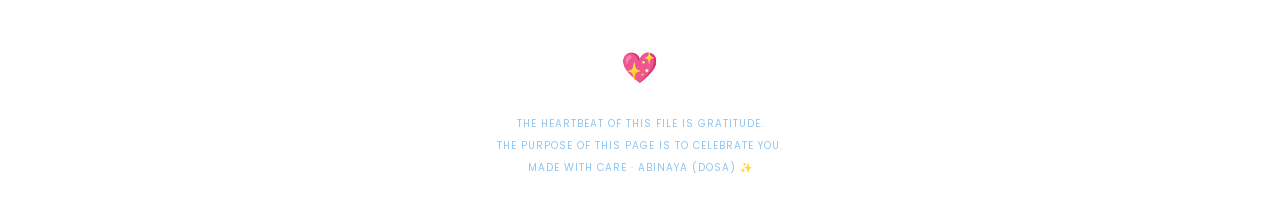
<file: secret.html>
<!DOCTYPE html>
<html lang="en">
<head>
<meta charset="UTF-8">
<meta name="viewport" content="width=device-width, initial-scale=1.0">
<title>Project M | Classified Birthday Archive</title>

<link href="https://fonts.googleapis.com/css2?family=Orbitron:wght@400;600;700&family=Playfair+Display:wght@500;600;700&family=Poppins:wght@300;400;500;600&family=Great+Vibes&display=swap" rel="stylesheet">

<style>
*{box-sizing:border-box;margin:0;padding:0}
:root{
 --cyan:#ffd6a0;
 --pink:#ff9ab8;
 --gold:#ffe2a8;
 --purple:#e8a0b8;
}

body{
 min-height:100vh;
 overflow-x:hidden;
 color:#fff4ed;
 font-family:'Poppins',sans-serif;
 background:
  radial-gradient(ellipse at 15% 15%,#65213d 0%,transparent 42%),
  radial-gradient(ellipse at 85% 35%,#57351e 0%,transparent 40%),
  radial-gradient(ellipse at 50% 100%,#351321 0%,transparent 48%),
  linear-gradient(135deg,#10070c,#29101b,#170c10);
 background-attachment:fixed;
}
#sparkles{position:fixed;inset:0;pointer-events:none;overflow:hidden;z-index:10}
.spark{
 position:absolute;bottom:-30px;
 text-shadow:0 0 8px currentColor,0 0 20px currentColor;
 animation:floatUp linear infinite;opacity:0
}
@keyframes floatUp{
 0%{transform:translateY(0) rotate(0) scale(.4);opacity:0}
 12%{opacity:1}80%{opacity:.8}
 100%{transform:translateY(-115vh) rotate(300deg) scale(1.3);opacity:0}
}
.twinkle{
 position:fixed;pointer-events:none;z-index:1;color:white;
 animation:twinkle 1.8s infinite alternate;
 text-shadow:0 0 12px white,0 0 24px #83eaff
}
@keyframes twinkle{from{opacity:.15;transform:scale(.65)}to{opacity:1;transform:scale(1.35)}}
.container{width:min(850px,94%);margin:auto;position:relative;z-index:3;padding:35px 0 45px}
.top-label{text-align:center;font:11px 'Orbitron',sans-serif;letter-spacing:4px;color:var(--cyan);text-shadow:0 0 12px #45eaff}
.hero{text-align:center;padding:35px 12px 20px}
.medical-symbol{
 width:88px;height:88px;margin:0 auto 20px;border:1px solid var(--cyan);
 border-radius:50%;display:grid;place-items:center;font-size:43px;
 box-shadow:0 0 25px #00d9ff65,inset 0 0 22px #00d9ff25;
 animation:glow 2s infinite alternate
}
@keyframes glow{to{box-shadow:0 0 38px #00d9ff99,inset 0 0 28px #00d9ff55}}
.hero h1{
 font:clamp(43px,9vw,78px) 'Playfair Display',serif;color:white;
 text-shadow:0 0 15px #c78bff,0 0 35px #168dff;letter-spacing:3px
}
.hero h2{font:clamp(24px,5vw,40px) 'Great Vibes',cursive;color:var(--pink);margin-top:10px}
.hero p{color:#c4d9ff;line-height:1.8;margin:17px auto;max-width:600px;font-size:14px}
.status{
 display:inline-block;border:1px solid var(--cyan);border-radius:30px;
 padding:10px 18px;color:var(--cyan);font:10px 'Orbitron',sans-serif;
 letter-spacing:2px;box-shadow:0 0 18px #00d9ff35;margin-top:12px
}
.ecg{height:48px;width:100%;margin:15px auto 25px}
.ecg svg{width:100%;height:100%}
.ecg polyline{
 fill:none;stroke:var(--cyan);stroke-width:2;
 stroke-dasharray:900;stroke-dashoffset:900;
 filter:drop-shadow(0 0 5px var(--cyan));
 animation:beatline 4s linear infinite
}
@keyframes beatline{to{stroke-dashoffset:0}}
.divider{display:flex;align-items:center;gap:12px;margin:25px 0;color:var(--gold)}
.divider:before,.divider:after{
 content:"";height:1px;flex:1;
 background:linear-gradient(90deg,transparent,#b987ff,transparent);
 box-shadow:0 0 10px #bb8aff
}
.card{
 position:relative;padding:clamp(22px,5vw,38px);margin:24px 0;
 border:1px solid #9876ff;border-radius:23px;
 background:linear-gradient(145deg,#11132feF,#09182ff5);
 box-shadow:0 0 22px #8d48ff26,inset 0 0 25px #4d6bff0c;
 overflow:hidden
}
.card:after{
 content:"";position:absolute;top:-100%;left:-60%;height:300%;width:35%;
 transform:rotate(25deg);
 background:linear-gradient(90deg,transparent,#ffffff14,transparent);
 animation:shimmer 7s infinite;pointer-events:none
}
@keyframes shimmer{to{left:140%}}
.card-tag{color:var(--pink);font:10px 'Orbitron',sans-serif;letter-spacing:3px;margin-bottom:20px}
.card h2{font:clamp(25px,5vw,35px) 'Playfair Display',serif;color:var(--gold);margin-bottom:20px}
.details{display:grid;gap:12px}
.detail{
 padding:14px;border-left:2px solid var(--cyan);border-radius:0 10px 10px 0;
 background:linear-gradient(90deg,#00d9ff0c,transparent);
 font-size:13px;line-height:1.9;color:#e2eaff;overflow-wrap:anywhere
}
.detail strong{display:block;color:var(--cyan);font:10px 'Orbitron',sans-serif;letter-spacing:1.5px;margin-bottom:4px}
.section-heading{text-align:center;font:clamp(24px,5vw,34px) 'Playfair Display',serif;color:#f5d6ff;margin:30px 0 16px}
.intro{text-align:center;line-height:2;color:#c5d9f7;font-size:14px;max-width:620px;margin:auto}
.unlock-area{text-align:center;margin:30px 0}
.unlock-btn{
 padding:15px 22px;max-width:100%;color:#100a2b;
 border:1px solid #fff0bc;border-radius:40px;
 font:600 12px 'Poppins',sans-serif;
 background:linear-gradient(100deg,#ffe9a6,#ff9de2,#8deaff);
 box-shadow:0 0 22px #ff8de866,0 0 45px #6c7bff35;
 cursor:pointer;transition:transform .25s,box-shadow .25s
}
.unlock-btn:hover{transform:translateY(-3px) scale(1.02);box-shadow:0 0 35px #ff8de8bb,0 0 55px #6c7bff65}
.secret{
 display:none;padding:clamp(20px,5vw,35px);
 border:1px solid var(--pink);border-radius:22px;
 background:linear-gradient(145deg,#291438ed,#111631f5);
 box-shadow:0 0 30px #ff72d832
}
.secret.show{display:block;animation:reveal .8s ease both}
@keyframes reveal{
 from{opacity:0;transform:translateY(20px) scale(.97);filter:blur(5px)}
 to{opacity:1;transform:translateY(0) scale(1);filter:blur(0)}
}
.secret h2{font:clamp(26px,5vw,36px) 'Great Vibes',cursive;color:var(--gold);text-align:center;margin:10px 0 22px}
.secret p{font-size:13px;line-height:2;color:#f1e8ff;margin:16px 0;text-transform:capitalize}
.final-verdict{
 text-align:center;padding:20px 10px;color:var(--cyan);
 border-top:1px solid #7a63b9;border-bottom:1px solid #7a63b9;
 margin-top:25px;line-height:2;font:clamp(13px,3vw,17px) 'Orbitron',sans-serif
}
.signature{font:27px 'Great Vibes',cursive!important;text-align:center;color:#ffb6e9!important;margin-top:25px!important}
footer{text-align:center;margin-top:35px;color:#91c5f0;font-size:10px;line-height:2.2;letter-spacing:1px}
footer .heart-icon{display:block;font-size:30px;margin-bottom:12px;animation:heart 1.5s infinite}
@keyframes heart{50%{transform:scale(1.2)}}
@media(max-width:500px){
 .container{width:92%;padding-top:25px}
 .top-label{font-size:9px;letter-spacing:2px}
 .card{padding:22px 16px}
 .detail{font-size:12px}
 .status{font-size:9px;letter-spacing:1px}
}
</style>
</head>

<body>
<div id="sparkles"></div>

<div class="container">
 <div class="top-label">✦ CLASSIFIED MEDICAL ARCHIVE ✦</div>

 <header class="hero">
  <div class="medical-symbol">🩺</div>
  <h1>Project Mukesh</h1>
  <h2>The Human Behind The White Coat</h2>
  <p>A Secret File About An Extraordinary Doctor, Beautiful Memories, And A Birthday Worth Celebrating. 💙</p>
  <div class="status">🔐 ACCESS GRANTED · FILE BM-2510-2026</div>
 </header>

 <div class="ecg">
  <svg viewBox="0 0 1000 60" preserveAspectRatio="none">
   <polyline points="0,30 120,30 145,30 160,12 180,48 200,5 220,43 240,30 390,30 415,30 435,13 455,46 475,7 495,40 515,30 670,30 690,30 710,12 730,47 750,20 770,30 1000,30"/>
  </svg>
 </div>

 <section class="card">
  <div class="card-tag">✦ CONFIDENTIAL REPORT · 001 ✦</div>
  <h2>Subject Identification ✨</h2>
  <div class="details">
   <div class="detail"><strong>SUBJECT</strong>Dr. B. Mukesh 🩺</div>
   <div class="detail"><strong>CLASSIFICATION</strong>One Of A Kind 💎</div>
   <div class="detail"><strong>OBSERVATION 01</strong>A Doctor Who Makes A Difference🤩.</div>
   <div class="detail"><strong>OBSERVATION 02</strong>A Smile That Deserves To Be Celebrated🥳.</div>
   <div class="detail"><strong>OBSERVATION 03</strong>A Collection Of Little Moments Worth Remembering✨.</div>
   <div class="detail"><strong>MISSION</strong>Keep Growing, Keep Healing, Keep Shining. 🌟</div>
  </div>
 </section>

 <div class="divider">✦ ♡ ✦</div>

 <h2 class="section-heading">A Message Beyond The Medical Records 💌</h2>
 <p class="intro">
  Not Every Special File Contains Medical Reports.
  Some Hold Memories, Gratitude, And Wishes That Words Can Barely Explain.
 </p>

 <div class="unlock-area">
  <button class="unlock-btn" id="unlockButton" onclick="revealSecret()">
   🔓 Unlock The Confidential Message
  </button>
 </div>

 <section class="secret" id="secretMessage">
  <h2>Dear Dr. Mukesh, 💙</h2>

  <p>🎂💙 This Little Birthday Project Is My Way Of Making Your Special Day A Little More Memorable. ✨🎁</p>

<p>🌟🕊️ May Your Days Be Filled With Peace, Your Efforts Bring Wonderful Achievements, And Your Journey Give You Countless Reasons To Smile. 😊🏆💫</p>

<p>🥹💖 Thank You For The Conversations, The Laughter, And The Little Memories That Made This Birthday Project Special To Me. 😂📸🌷</p>

<p>🩺🌈 No Matter How Busy Life Becomes, I Hope You Always Find Time For Your Dreams, Your Happiness, And The Little Things That Make You Smile. 💙✨🫶</p>
  <div class="final-verdict">
   FINAL FINDING<br>
   ONE EXTRAORDINARY HUMAN. 💙
  </div>

  <p class="signature">Prepared With Care, Creativity, And Beautiful Memories.<br>— Abinaya (Dosa) ✨</p>
 </section>

 <div class="ecg">
  <svg viewBox="0 0 1000 60" preserveAspectRatio="none">
   <polyline points="0,30 150,30 175,12 190,45 210,5 230,43 250,30 410,30 440,30 460,12 480,43 500,8 520,38 540,30 700,30 725,30 745,12 765,45 785,20 805,30 1000,30"/>
  </svg>
 </div>

 <footer>
  <span class="heart-icon">💖</span>
  THE HEARTBEAT OF THIS FILE IS GRATITUDE.<br>
  THE PURPOSE OF THIS PAGE IS TO CELEBRATE YOU.<br>
  MADE WITH CARE · ABINAYA (DOSA) ✨
  
 </footer>
</div>

<script>
const sparkleBox=document.getElementById("sparkles");
const sparkleSymbols=["✦","✧","⋆","✨","♡","✴","❋","✺"];
const sparkleColors=["#fff0ae","#72f7ff","#ff9de2","#c5a0ff","#ffffff"];

for(let i=0;i<65;i++){
 const s=document.createElement("span");
 s.className="spark";
 s.textContent=sparkleSymbols[Math.floor(Math.random()*sparkleSymbols.length)];
 s.style.left=Math.random()*100+"%";
 s.style.fontSize=(8+Math.random()*17)+"px";
 s.style.color=sparkleColors[Math.floor(Math.random()*sparkleColors.length)];
 s.style.animationDuration=(6+Math.random()*12)+"s";
 s.style.animationDelay=(-Math.random()*18)+"s";
 sparkleBox.appendChild(s);
}

for(let i=0;i<32;i++){
 const s=document.createElement("span");
 s.className="twinkle";
 s.textContent="✦";
 s.style.left=Math.random()*100+"%";
 s.style.top=Math.random()*100+"%";
 s.style.fontSize=(7+Math.random()*12)+"px";
 s.style.animationDelay=(Math.random()*3)+"s";
 document.body.appendChild(s);
}

function revealSecret(){
 const msg=document.getElementById("secretMessage");
 const btn=document.getElementById("unlockButton");
 msg.classList.toggle("show");
 const opened=msg.classList.contains("show");
 btn.textContent=opened
  ?"🔒 Close Confidential Message"
  :"🔓 Unlock The Confidential Message";
 if(opened){
  msg.scrollIntoView({behavior:"smooth",block:"center"});
 }
}
</script>
</body>
</html>
</file>
